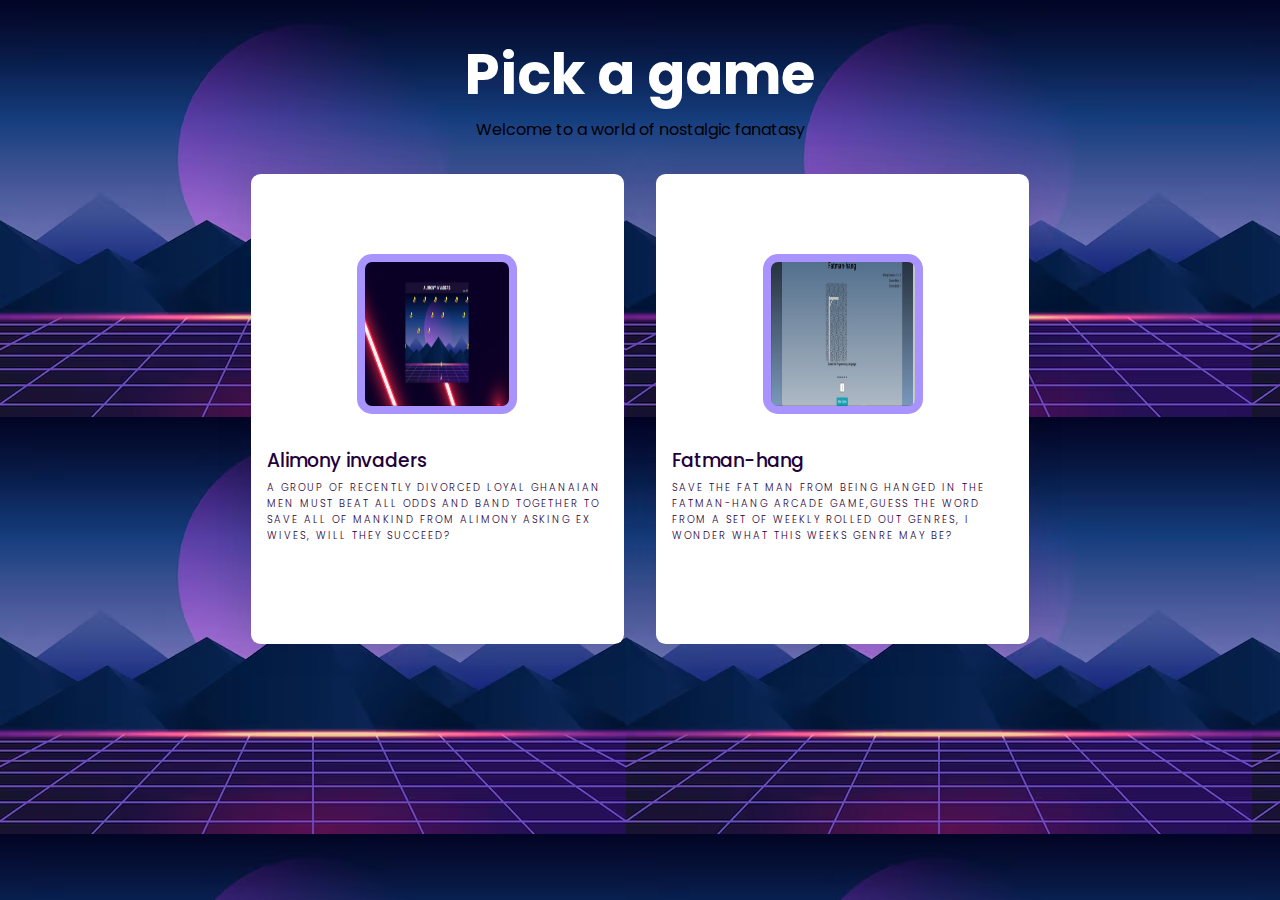
<file: index.html>
<!DOCTYPE html>
<html lang="en">
  <head>
    <meta name="viewport" content="width=device-width, initial-scale=1.0" />
    <title>Ananse arcade</title>

    <link
      rel="stylesheet"
      href="https://cdnjs.cloudflare.com/ajax/libs/font-awesome/5.15.4/css/all.min.css"
    />

    <link
      href="https://fonts.googleapis.com/css2?family=Poppins:wght@300;500;600&display=swap"
      rel="stylesheet"
    />

    <link rel="stylesheet" href="main.css" />
  </head>
  <body>
    <section >
      <div class="row">
        <h1>Pick a game</h1>
        <p>Welcome to a world of nostalgic fanatasy</p>
      </div>
      <div class="row">
        <!-- Column 1-->
        <div class="column">
            <a href="spacegame.html" style="text-decoration: none;">
          <div class="card">
          <div class="temp">
              <img class="img-container" src="./img/alimony.jpg" />
            </div>
          <h3>Alimony invaders</h3>
          <p style="font-size: x-small;">A group of recently divorced loyal Ghanaian 
            men must beat all odds and band together to save all of mankind from alimony 
            asking ex wives, will they succeed?</p>
        </div>
        </a>
        </div>


        
        <!-- Column 2-->
        <div class="column">
            <a href="fatmanhang.html" style="text-decoration: none;">
          <div class="card">
          <div class="temp">
              <img  class="img-container" src="./img/fatman (1).jpg" />
            </div>
            <h3>Fatman-hang</h3>
            <p style="font-size: x-small;">Save the fat man from being hanged in the fatman-hang 
              arcade game,Guess the word from a set of weekly 
              rolled out genres, I wonder what this weeks genre may be?</p>
          </div>
        </a>
        </div>
      </div>
    </section>
  </body>
</html>
</file>
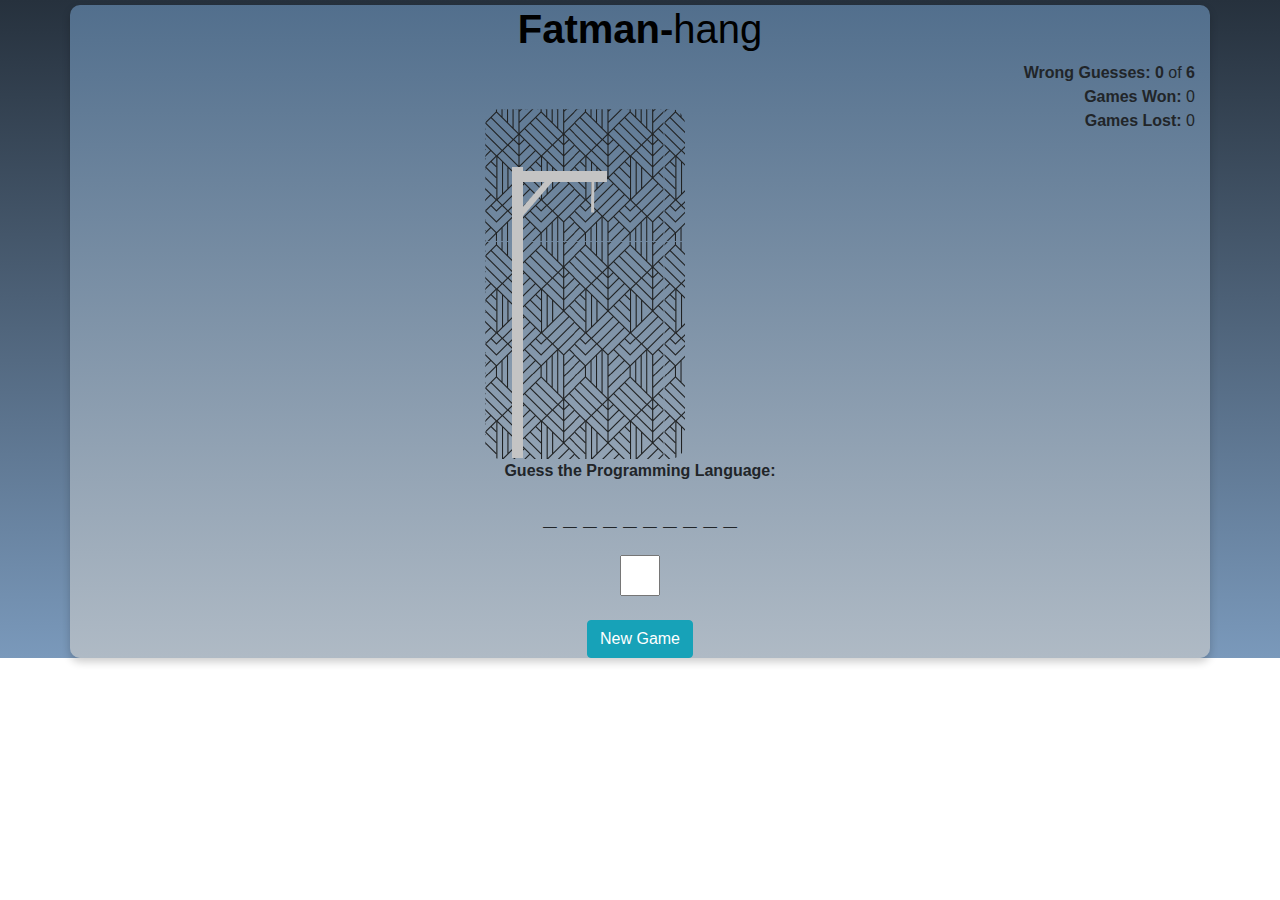
<file: fatmanhang.html>
<!DOCTYPE html>
<html lang="en">
<head>
  <meta charset="UTF-8">
  <meta name="viewport" content="width=device-width, initial-scale=1.0">
  <meta http-equiv="X-UA-Compatible" content="ie=edge">
  <link rel="stylesheet" href="https://stackpath.bootstrapcdn.com/bootstrap/4.4.1/css/bootstrap.min.css">
  <title>Fatman-hang</title>
  <style>
    body {
      background: linear-gradient(to bottom, #26313d, #7a99bb);
    
      background-size: cover;
      background-repeat: no-repeat;
      font-family: Arial, sans-serif;
      margin: 0;
      padding: 0;
      display: flex;
      justify-content: center;
      align-items: center;

    }

    .container {
      background: linear-gradient(to bottom, #526f8d, #afbac5);
      border-radius: 10px;
      box-shadow: 0 4px 8px rgba(0, 0, 0, 0.2);
      text-align: center;
      margin-top: 5px;
    }

    h1 {
      color: #000000;
      font-family: 'Lucida Sans', 'Lucida Sans Regular', 'Lucida Grande', 'Lucida Sans Unicode', Geneva, Verdana, sans-serif;
    }

    #hangmanPic {
      max-width: 100%;

    }

    #wordSpotlight {
      font-size: 24px;
      font-weight: bold;
      margin-bottom: 20px;
    }

    #userInput {
      font-size: 18px;
      padding: 5px;
      width: 40px;
      text-align: center;
    }

    button {
      background-color: #007bff;
      color: #fff;
      border: none;
      padding: 5px 10px;
      font-size: 16px;
      cursor: pointer;
    }

    button:hover {
      background-color: #0056b3;
    }
    .parttion{
      width: 100%;
      display: flex;
      justify-content: center;
      align-items: center;
      flex-direction: column;
    }
  </style>
</head>
<body>
  <div class="container">
    <h1><strong>Fatman-</strong>hang</h1>
    <div class="float-right"><strong>Wrong Guesses: </strong><span id='mistakes'><strong>0</strong></span> of <strong><span id='maxWrong'></strong></span></div><br>
    <div class="float-right"><strong>Games Won: </strong><span id='gamesWon'>0</span></div><br>
    <div class="float-right"><strong>Games Lost: </strong><span id='gamesLost'>0</span></div>

    <div class="text-center">
      <img id='hangmanPic' src="./img/0.jpg" alt="" style="background-image: url(./img/footer-form-bg.png); border-radius: 15px;">
      <strong><p>Guess the Programming Language:</p></strong>
      <p id="wordSpotlight">_ _ _ _ _ _ _</p>
      <div class="parttion">
        <input type="text" id="userInput" oninput="handleInput()" maxlength="1" autocomplete="off" autocorrect="off" autocapitalize="off"><br>
        <button class="btn btn-info" onClick="reset()">New Game</button>
      </div>
    </div>
  </div>
  <script src='./hangman.js'></script>
</body>
</html>
</file>
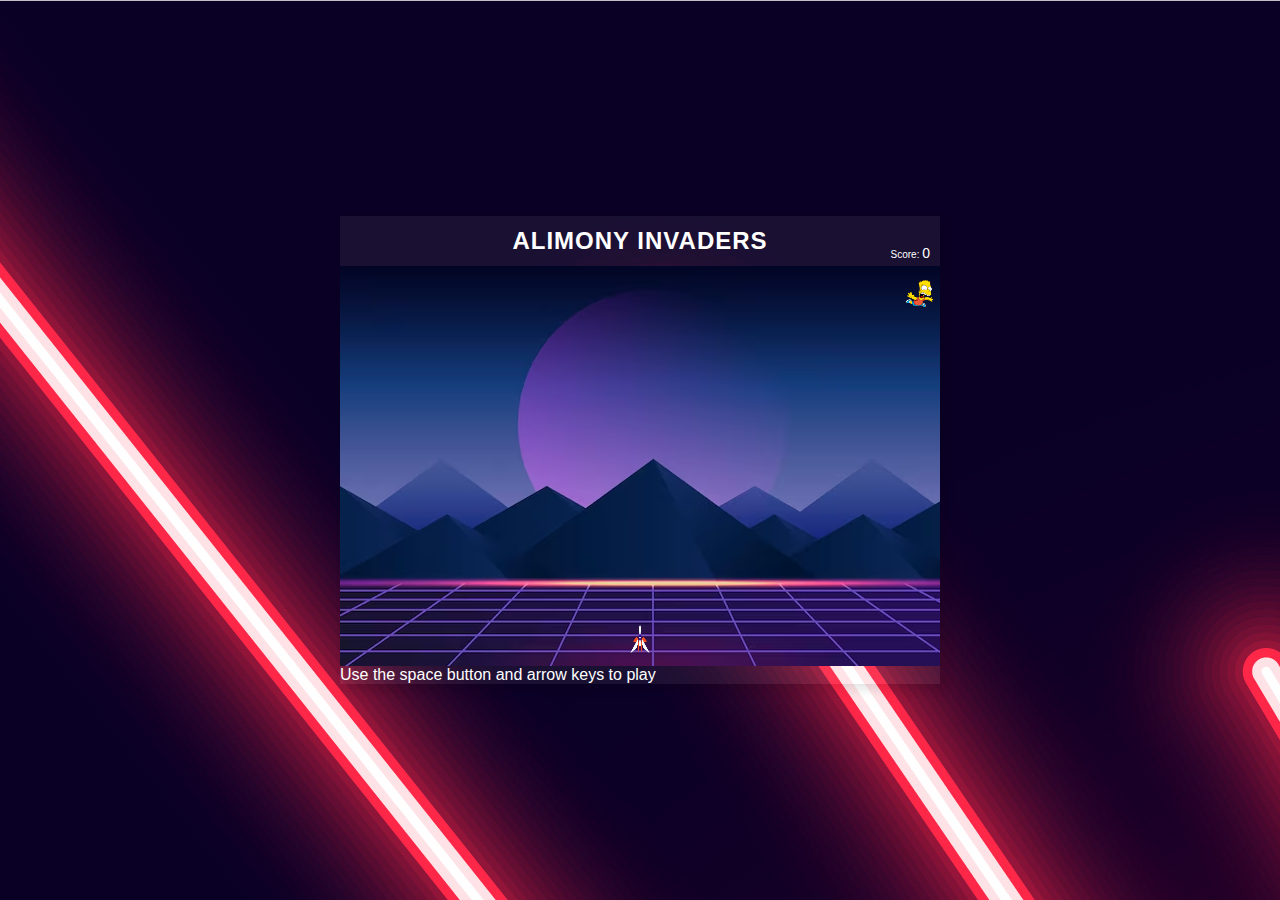
<file: spacegame.html>
<!DOCTYPE html>
<html lang="en">
<head>
    <meta charset="UTF-8">
    <meta http-equiv="X-UA-Compatible" content="IE=edge">
    <meta name="viewport" content="width=device-width, initial-scale=1.0">
    <link rel="stylesheet" href="./style.css">
    <title>Alimony Invaders</title>
</head>
<body class="flex">
    <main>

        <div id="header" class="flex">
            <h1 id="title">Alimony Invaders</h1>
            <p style="color: white;">Score: <span id="score">0</span></p>
        </div>

            <!-- main staging area for game-->
        <div id="ground">
            <!-- player -->

                <img class="player" src="./img/spaceship.png" alt="">
                
        </div>
        <p>Use the space button and arrow keys to play</p>
    </main>

    <script src="./script.js"></script>    
</body>
</html>
</file>
<file: main.css>
* {
    padding: 0;
    margin: 0;
    box-sizing: border-box;
    font-family: "Poppins", sans-serif;
  }
  body {

    background-image: url("./img/arcadebd.avif");

  }
  .row {
    display: flex;
    flex-wrap: wrap;
    padding: 1em 1em;
    justify-content: center;
    align-items: center;

  }
  .column {
    width: 100%;
    padding: 0.5em 0;
  }
  h1 {
    width: 100%;
    text-align: center;
    font-size: 3.5em;
    color: #ffffff;
  }

 
  .card {
    box-shadow: 0 0 2.4em rgba(25, 0, 58, 0.1);
    padding: 3.5em 1em;
    border-radius: 0.6em;
    color: #1f003b;
    cursor: pointer;
    transition: 0.3s;
    background-color: #ffffff;
    width: 100;
  }
  .card .img-container {
    width: 10em;
    height: 10em;
    background-color: #a993ff;
    padding: 0.5em;
    border-radius: 15px;
    margin: 0 auto;
  }
  .card img {
    width: 100%;
    border-radius: 50%;
  }
.temp{

    width: 100%;
    display: flex;
    justify-content: center;
    padding-bottom: 2rem;

}
  
  .card h3 {
    font-weight: 500;
  }
  .card p {
    font-weight: 300;
    text-transform: uppercase;
    margin: 0.5em 0 2em 0;
    letter-spacing: 2px;
  }
  .icons {
    width: 50%;
    min-width: 180px;
    margin: auto;
    display: flex;
    justify-content: space-between;
  }
  .card a {
    text-decoration: none;
    color: inherit;
    font-size: 1.4em;
  }
  .card:hover {
    background: linear-gradient(#6045ea, #8567f7);
    color: #ffffff;
  }
  .card:hover .img-container {
    transform: scale(1.15);
  }
  @media screen and (min-width: 768px) {
    section {
      padding: 1em 7em;
    }
  }
  @media screen and (min-width: 992px) {
    section {
      padding: 1em;
    }
    .card {
      padding: 5em 1em;
    }
    .column {
      flex: 0 0 33.33%;
      max-width: 33.33%;
      padding: 0 1em;
    }
  }
</file>
<file: style.css>
/* Global */
* {
    margin: 0;    padding: 0;
    box-sizing: border-box;
    font-family: sans-serif;
}

.flex {
    display: flex;
    align-items: center;
    justify-content: center;
}

body {
    min-height: 100vh;
    background-image: url("./img/arch1.jpg");
    overflow: hidden;
    
}


main {
    background-color: #ffffff10;
    box-shadow: 5px 5px 10px rgba(0, 0, 0, .1);
}


#header {
    height: 50px;
    position: relative;
}
#header h1 {
    font-size: 24px;
    letter-spacing: 1px;
    text-transform: uppercase;
}
#header p {
    font-size: 10px;
    position: absolute;
    right: 10px;
    bottom: 5px;
}
#header #score {
    font-size: 14px;
}

#ground {
    width: 600px;    height: 400px;
    position: relative;
    background-image: url(./img/arcadebd.avif);
    overflow: hidden;
    
}

@media (max-width: 720px) {
  
    #ground {
        width: 310px;

    }
}
.player {
    width: 20px;    height: 32px;

    position: absolute;
    border-radius: 5px;
    transition: all .2s ease;
    z-index: 1;
}
.bullet {
    width: 10px;    height: 20px;
    position: absolute;
    background: linear-gradient(180deg, yellow, orange);
    border-radius: 5px 5px 0 0;
    transition: all .05s ease;
}
.enemy {
    width: 38px;    height: 38px;
    position: absolute;
    background-image: url(./img/pngegg\ \(2\).png);
    background: cover;
    border-radius: 5px;
}

#title, #score, p{
    color: white;
}
</file>
